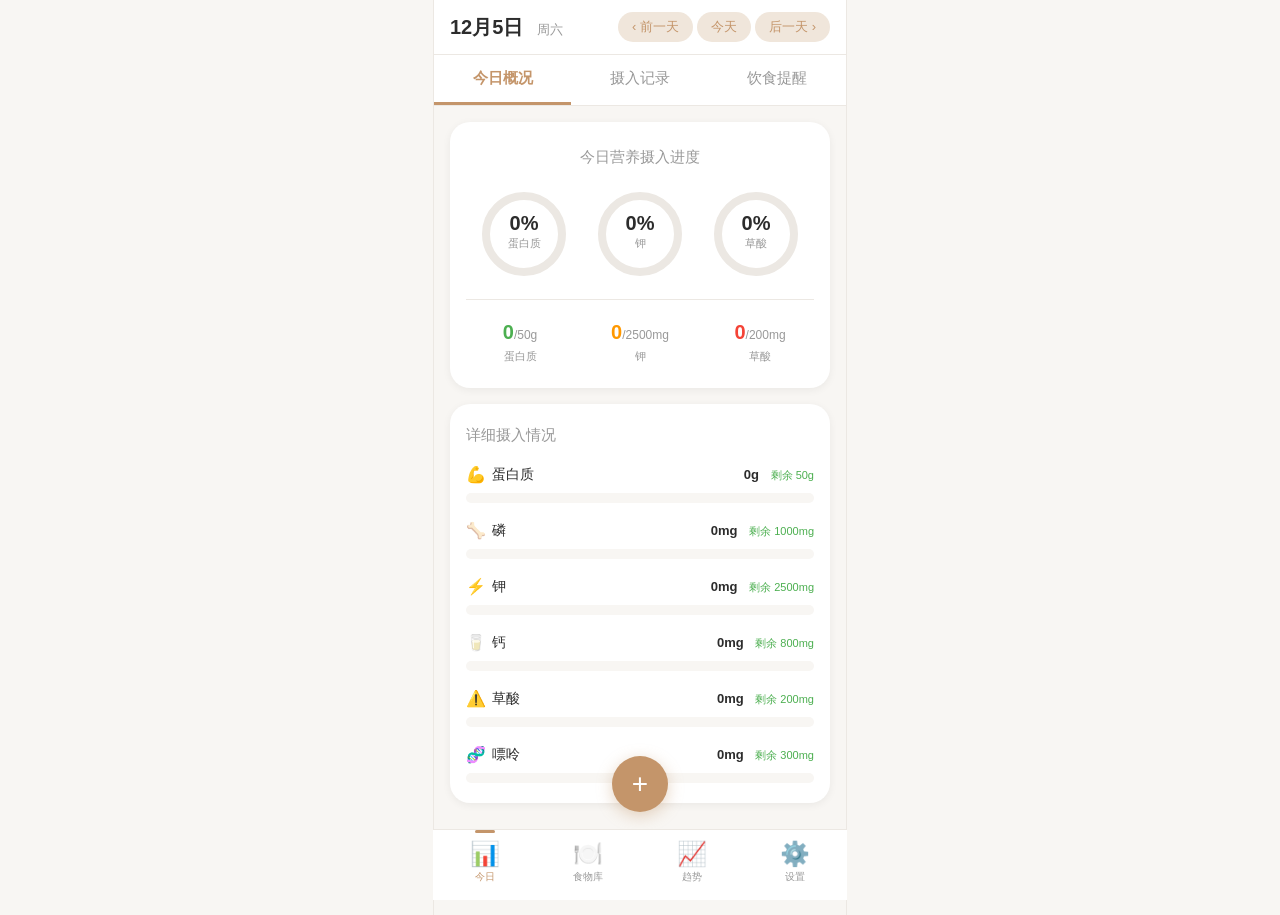
<file: index.html>
<!DOCTYPE html>
<html lang="zh-CN">
<head>
<meta charset="UTF-8">
<meta name="viewport" content="width=device-width, initial-scale=1.0, maximum-scale=1.0, user-scalable=no">
<meta name="theme-color" content="#c4956a">
<link rel="manifest" href="./manifest.json">
<link rel="stylesheet" href="./src/common.css">
<title>母亲膳食管家</title>
<style>
/* 首页特有样式 */
.date-row {
  display: flex;
  align-items: center;
  justify-content: space-between;
}
.date-display {
  font-size: 20px;
  font-weight: 700;
}
.date-display .weekday {
  font-size: 13px;
  color: var(--text-light);
  font-weight: 400;
  margin-left: 8px;
}
.date-nav-btns {
  display: flex;
  gap: 4px;
}
.date-nav-btns button {
  background: var(--primary-light);
  border: none;
  padding: 6px 14px;
  border-radius: 16px;
  font-size: 13px;
  color: var(--primary);
  cursor: pointer;
  font-family: inherit;
}

.dashboard { padding: 16px; }

.core-ring-section {
  background: var(--card);
  border-radius: 20px;
  padding: 24px 16px;
  margin-bottom: 16px;
  box-shadow: var(--shadow);
}
.core-ring-header {
  text-align: center;
  margin-bottom: 20px;
}
.core-ring-header h2 {
  font-size: 15px;
  color: var(--text-light);
  font-weight: 500;
}

.core-rings {
  display: flex;
  justify-content: space-around;
  align-items: center;
}

.ring-container {
  text-align: center;
  position: relative;
}
.ring-svg {
  transform: rotate(-90deg);
  display: block;
  margin: 0 auto;
}
.ring-bg {
  fill: none;
  stroke: var(--border);
  stroke-width: 8;
}
.ring-progress {
  fill: none;
  stroke-width: 8;
  stroke-linecap: round;
  transition: stroke-dashoffset 0.8s ease;
}

.ring-inner-text {
  position: absolute;
  top: 50%;
  left: 50%;
  transform: translate(-50%, -50%);
  margin-top: -2px;
}
.ring-percent {
  font-size: 20px;
  font-weight: 700;
  line-height: 1;
}
.ring-label {
  font-size: 11px;
  color: var(--text-light);
  margin-top: 2px;
}

.key-numbers {
  display: grid;
  grid-template-columns: repeat(3, 1fr);
  gap: 12px;
  margin-top: 20px;
  padding-top: 20px;
  border-top: 1px solid var(--border);
}
.key-number { text-align: center; }
.key-number .value {
  font-size: 20px;
  font-weight: 700;
  line-height: 1.2;
}
.key-number .limit {
  font-size: 12px;
  color: var(--text-light);
  font-weight: 400;
}
.key-number .label {
  font-size: 11px;
  color: var(--text-light);
  margin-top: 4px;
}

.nutrient-bars {
  background: var(--card);
  border-radius: 20px;
  padding: 20px 16px;
  margin-bottom: 16px;
  box-shadow: var(--shadow);
}
.nutrient-bars h3 {
  font-size: 15px;
  margin-bottom: 16px;
  color: var(--text-light);
  font-weight: 500;
}

.bar-item { margin-bottom: 16px; }
.bar-item:last-child { margin-bottom: 0; }

.bar-header {
  display: flex;
  justify-content: space-between;
  align-items: center;
  margin-bottom: 6px;
}
.bar-name {
  display: flex;
  align-items: center;
  gap: 6px;
  font-size: 14px;
  font-weight: 500;
}
.bar-name .icon { font-size: 16px; }
.bar-values {
  font-size: 13px;
  color: var(--text-light);
  text-align: right;
}
.bar-values .current { font-weight: 600; color: var(--text); }
.bar-values .remaining { margin-left: 8px; font-size: 11px; }

.bar-track {
  height: 10px;
  background: var(--bg);
  border-radius: 5px;
  overflow: hidden;
  position: relative;
}
.bar-fill {
  height: 100%;
  border-radius: 5px;
  transition: width 0.6s ease;
  position: relative;
}
.bar-fill.safe { background: linear-gradient(90deg, #81c784, var(--safe)); }
.bar-fill.warning { background: linear-gradient(90deg, #ffb74d, var(--warning)); }
.bar-fill.danger { background: linear-gradient(90deg, #ef5350, var(--danger)); }

.over-limit-badge {
  display: inline-flex;
  align-items: center;
  gap: 4px;
  background: #ffebee;
  color: var(--danger);
  font-size: 11px;
  padding: 2px 8px;
  border-radius: 10px;
  margin-left: 8px;
  font-weight: 500;
}

.tips-card {
  background: linear-gradient(135deg, #fff8e1, #ffecb3);
  border-radius: 20px;
  padding: 16px;
  margin-bottom: 16px;
  box-shadow: var(--shadow);
}
.tips-card h4 {
  font-size: 14px;
  margin-bottom: 10px;
  display: flex;
  align-items: center;
  gap: 6px;
  color: #5d4037;
}
.tip-item {
  font-size: 13px;
  color: #5d4037;
  padding: 8px 0;
  border-bottom: 1px dashed rgba(0,0,0,0.08);
  display: flex;
  align-items: flex-start;
  gap: 8px;
  line-height: 1.5;
}
.tip-item:last-child { border-bottom: none; }
.tip-icon { flex-shrink: 0; font-size: 14px; }

.timeline-section {
  background: var(--card);
  border-radius: 20px;
  padding: 20px 16px;
  box-shadow: var(--shadow);
}
.timeline-section h3 {
  font-size: 15px;
  margin-bottom: 16px;
  display: flex;
  justify-content: space-between;
  align-items: center;
}
.timeline-section .count {
  font-size: 12px;
  color: var(--text-light);
  font-weight: 400;
}

.timeline {
  position: relative;
  padding-left: 28px;
}
.timeline::before {
  content: '';
  position: absolute;
  left: 8px;
  top: 0;
  bottom: 0;
  width: 2px;
  background: var(--border);
}

.timeline-item {
  position: relative;
  padding-bottom: 16px;
}
.timeline-item:last-child { padding-bottom: 0; }

.timeline-dot {
  position: absolute;
  left: -24px;
  top: 2px;
  width: 18px;
  height: 18px;
  border-radius: 50%;
  background: var(--card);
  border: 2px solid var(--primary);
  display: flex;
  align-items: center;
  justify-content: center;
  font-size: 10px;
}
.timeline-dot.danger {
  border-color: var(--danger);
  background: #ffebee;
}

.timeline-content {
  background: var(--bg);
  border-radius: 12px;
  padding: 12px;
}
.timeline-header {
  display: flex;
  justify-content: space-between;
  align-items: center;
  margin-bottom: 6px;
}
.timeline-name { font-weight: 600; font-size: 15px; }
.timeline-meal {
  font-size: 11px;
  color: var(--text-light);
  background: var(--card);
  padding: 2px 8px;
  border-radius: 8px;
}
.timeline-detail {
  font-size: 12px;
  color: var(--text-light);
}
.timeline-nutrients {
  display: flex;
  gap: 6px;
  margin-top: 8px;
  flex-wrap: wrap;
}
.nutrient-pill {
  font-size: 11px;
  padding: 3px 10px;
  border-radius: 12px;
  background: var(--card);
  color: var(--text-light);
}
.nutrient-pill.danger {
  background: #ffebee;
  color: var(--danger);
  font-weight: 500;
}

.timeline-item-actions {
  display: flex;
  gap: 8px;
  margin-top: 8px;
}
.timeline-item-actions button {
  font-size: 12px;
  padding: 6px 12px;
  border-radius: 10px;
  border: none;
  cursor: pointer;
  font-family: inherit;
  background: var(--card);
  color: var(--text-light);
  border: 1px solid var(--border);
}
.timeline-item-actions button.edit-btn {
  background: var(--primary-light);
  color: var(--primary);
  border-color: var(--primary-light);
}
.timeline-item-actions button.delete-btn {
  background: #ffebee;
  color: var(--danger);
  border-color: #ffebee;
}

.modal-overlay {
  position: fixed;
  inset: 0;
  background: rgba(0,0,0,0.4);
  z-index: 150;
  display: flex;
  align-items: flex-end;
  justify-content: center;
  opacity: 0;
  pointer-events: none;
  transition: opacity 0.25s ease;
}
.modal-overlay.show {
  opacity: 1;
  pointer-events: auto;
}
.modal-sheet {
  background: var(--card);
  width: 100%;
  max-width: 414px;
  max-height: 90vh;
  border-radius: 24px 24px 0 0;
  padding: 20px 16px calc(20px + env(safe-area-inset-bottom));
  transform: translateY(100%);
  transition: transform 0.3s ease;
  overflow-y: auto;
}
.modal-overlay.show .modal-sheet {
  transform: translateY(0);
}
.modal-header {
  display: flex;
  justify-content: space-between;
  align-items: center;
  margin-bottom: 16px;
}
.modal-header h3 {
  font-size: 17px;
  font-weight: 600;
}
.modal-close {
  width: 32px;
  height: 32px;
  border-radius: 50%;
  border: none;
  background: var(--bg);
  font-size: 18px;
  cursor: pointer;
}

.edit-form-row {
  margin-bottom: 16px;
}
.edit-form-row label {
  display: block;
  font-size: 13px;
  color: var(--text-light);
  margin-bottom: 6px;
}
.meal-selector {
  display: grid;
  grid-template-columns: repeat(4, 1fr);
  gap: 8px;
}
.meal-option {
  text-align: center;
  padding: 10px 4px;
  border-radius: 12px;
  border: 1px solid var(--border);
  background: var(--bg);
  font-size: 12px;
  cursor: pointer;
}
.meal-option.selected {
  background: var(--primary);
  color: white;
  border-color: var(--primary);
}
.meal-option .emoji { display: block; font-size: 18px; margin-bottom: 2px; }

.edit-quantity {
  display: flex;
  align-items: center;
  justify-content: center;
  gap: 16px;
}
.edit-qty-btn {
  width: 44px;
  height: 44px;
  border-radius: 50%;
  border: none;
  background: var(--bg);
  font-size: 22px;
  cursor: pointer;
}
.edit-qty-value {
  font-size: 28px;
  font-weight: 700;
  min-width: 80px;
  text-align: center;
}
.edit-unit-selector {
  display: flex;
  gap: 8px;
  flex-wrap: wrap;
}
.edit-unit-btn {
  padding: 8px 14px;
  border-radius: 12px;
  border: 1px solid var(--border);
  background: var(--bg);
  font-size: 14px;
  cursor: pointer;
}
.edit-unit-btn.selected {
  background: var(--primary);
  color: white;
  border-color: var(--primary);
}
.edit-grams-field {
  display: flex;
  align-items: center;
  gap: 8px;
  background: var(--bg);
  border-radius: 12px;
  padding: 10px 12px;
  border: 1px solid var(--border);
}
.edit-grams-field input {
  flex: 1;
  border: none;
  background: transparent;
  font-size: 18px;
  font-weight: 600;
  color: var(--text);
  font-family: inherit;
  outline: none;
}
.edit-grams-suffix {
  color: var(--text-light);
  font-weight: 500;
}

.modal-actions {
  display: flex;
  gap: 12px;
  margin-top: 20px;
}
.modal-actions button {
  flex: 1;
  padding: 14px;
  border-radius: 14px;
  border: none;
  font-size: 16px;
  font-weight: 600;
  cursor: pointer;
  font-family: inherit;
}
.modal-actions .btn-save { background: var(--primary); color: white; }
.modal-actions .btn-delete { background: #ffebee; color: var(--danger); }

.fab {
  position: fixed;
  bottom: 88px;
  right: 20px;
  width: 56px;
  height: 56px;
  border-radius: 50%;
  background: var(--primary);
  color: white;
  border: none;
  font-size: 28px;
  box-shadow: 0 4px 16px rgba(196, 149, 106, 0.4);
  cursor: pointer;
  z-index: 100;
  display: flex;
  align-items: center;
  justify-content: center;
  transition: transform 0.2s;
}
.fab:active { transform: scale(0.95); }

@media (min-width: 768px) {
  .fab {
    max-width: 414px;
    left: 50%;
    transform: translateX(-50%);
  }
}
.view-tabs {
  display: flex;
  background: var(--card);
  border-bottom: 1px solid var(--border);
}
.view-tab {
  flex: 1;
  padding: 14px 0;
  border: none;
  background: none;
  font-size: 15px;
  font-weight: 500;
  color: var(--text-light);
  cursor: pointer;
  font-family: inherit;
  border-bottom: 3px solid transparent;
  transition: all 0.2s;
}
.view-tab.active {
  color: var(--primary);
  border-bottom-color: var(--primary);
  font-weight: 600;
}
</style>
</head>
<body>

<!-- 头部 -->
<div class="header">
  <div class="date-row">
    <div class="date-display" id="dateDisplay">6月28日 <span class="weekday">周六</span></div>
    <div class="date-nav-btns">
      <button onclick="changeDate(-1)">‹ 前一天</button>
      <button onclick="goToday()">今天</button>
      <button onclick="changeDate(1)">后一天 ›</button>
    </div>
  </div>
</div>

<!-- 视图切换标签 -->
<div class="view-tabs">
  <button class="view-tab active" data-view="overview" onclick="switchView('overview')">今日概况</button>
  <button class="view-tab" data-view="records" onclick="switchView('records')">摄入记录</button>
  <button class="view-tab" data-view="tips" onclick="switchView('tips')">饮食提醒</button>
</div>

<!-- 仪表盘主体 -->
<div class="dashboard" id="dashboard">
  <!-- 内容由 JS 渲染 -->
</div>

<!-- 添加按钮 -->
<button class="fab" onclick="addFood()">+</button>

<!-- 底部导航 -->
<div class="tab-bar">
  <button class="tab-item active" onclick="goPage('index.html')">
    <span class="icon">📊</span>
    今日
  </button>
  <button class="tab-item" onclick="goPage('foods.html')">
    <span class="icon">🍽️</span>
    食物库
  </button>
  <button class="tab-item" onclick="goPage('stats.html')">
    <span class="icon">📈</span>
    趋势
  </button>
  <button class="tab-item" onclick="goPage('settings.html')">
    <span class="icon">⚙️</span>
    设置
  </button>
</div>

<!-- 编辑摄入记录弹窗 -->
<div class="modal-overlay" id="editModal">
  <div class="modal-sheet">
    <div class="modal-header">
      <h3>编辑摄入记录</h3>
      <button class="modal-close" onclick="closeEditModal()">×</button>
    </div>

    <div class="edit-form-row">
      <div id="editFoodName" style="font-size:18px;font-weight:700;text-align:center;padding:8px 0;">-</div>
    </div>

    <div class="edit-form-row">
      <label>餐次</label>
      <div class="meal-selector" id="editMealSelector"></div>
    </div>

    <div class="edit-form-row">
      <label>数量</label>
      <div class="edit-quantity">
        <button class="edit-qty-btn" onclick="editChangeQty(-1)">−</button>
        <div class="edit-qty-value" id="editQtyValue">1</div>
        <button class="edit-qty-btn" onclick="editChangeQty(1)">+</button>
      </div>
    </div>

    <div class="edit-form-row">
      <label>单位</label>
      <div class="edit-unit-selector" id="editUnitSelector"></div>
    </div>

    <div class="edit-form-row">
      <label for="editGramsInput">具体克数</label>
      <div class="edit-grams-field">
        <input type="number" id="editGramsInput" min="1" step="1" inputmode="numeric" oninput="onEditGramsInput(this)">
        <span class="edit-grams-suffix">g</span>
      </div>
    </div>

    <div class="modal-actions">
      <button class="btn-delete" onclick="deleteEditIntake()">删除</button>
      <button class="btn-save" onclick="saveEditIntake()">保存</button>
    </div>
  </div>
</div>

<script src="./src/db.js" defer></script>
<script src="./src/foods_data.js" defer></script>
<script src="./src/common.js" defer></script>
<script src="./src/data-service.js" defer></script>
<script>
let escapeHtml, formatLocalDate, formatDisplayDate, getMealName, getMealTime, getNutrientConfig, getStatusClass, goPage;
let DataService;

let currentDate = new Date();
let currentMealFilter = 'all';
let currentView = 'overview';
let currentLimits = {};
let nutrientConfig = {};

let editingIntake = null;
let editingUnits = [];
let editingQty = 1;
let editingUnit = null;
let editingMeal = null;

function changeDate(delta) {
  currentDate.setDate(currentDate.getDate() + delta);
  render();
}

function goToday() {
  currentDate = new Date();
  render();
}

function switchView(view) {
  currentView = view;
  document.querySelectorAll('.view-tab').forEach(t => {
    t.classList.toggle('active', t.dataset.view === view);
  });
  render();
}

function selectMealFilter(el) {
  document.querySelectorAll('.category-pill').forEach(c => c.classList.remove('active'));
  el.classList.add('active');
  currentMealFilter = el.dataset.meal;
  render();
}

function addFood() {
  goPage('add.html');
}

async function render() {
  const dateStr = formatLocalDate(currentDate);
  document.getElementById('dateDisplay').innerHTML = formatDisplayDate(currentDate);

  currentLimits = await DataService.getUserLimits();
  nutrientConfig = getNutrientConfig(currentLimits);

  const allIntakes = await DataService.getDailyIntakes(dateStr);
  const dailyTotals = await DataService.getDailyTotals(dateStr);

  // 按餐次分组
  const mealsMap = {};
  for (const intake of allIntakes) {
    if (!mealsMap[intake.meal]) {
      mealsMap[intake.meal] = { meal: intake.meal, items: [], nutrients: {} };
    }
    mealsMap[intake.meal].items.push(intake);
    const n = intake.nutrients || {};
    const m = mealsMap[intake.meal].nutrients;
    m.protein = (m.protein || 0) + (n.protein || 0);
    m.potassium = (m.potassium || 0) + (n.potassium || 0);
    m.phosphorus = (m.phosphorus || 0) + (n.phosphorus || 0);
    m.calcium = (m.calcium || 0) + (n.calcium || 0);
    m.oxalate = (m.oxalate || 0) + (n.oxalate || 0);
    m.purine = (m.purine || 0) + (n.purine || 0);
  }

  let intakes = Object.values(mealsMap).sort((a, b) => getMealTime(a.meal).localeCompare(getMealTime(b.meal)));

  let totals = dailyTotals;
  if (currentMealFilter !== 'all') {
    intakes = intakes.filter(item => item.meal === currentMealFilter);
    totals = {
      protein_g: 0, phosphorus_mg: 0, potassium_mg: 0, calcium_mg: 0, oxalate_mg: 0, purine_mg: 0
    };
    for (const item of intakes) {
      totals.protein_g += item.nutrients.protein || 0;
      totals.phosphorus_mg += item.nutrients.phosphorus || 0;
      totals.potassium_mg += item.nutrients.potassium || 0;
      totals.calcium_mg += item.nutrients.calcium || 0;
      totals.oxalate_mg += item.nutrients.oxalate || 0;
      totals.purine_mg += item.nutrients.purine || 0;
    }
  }

  const container = document.getElementById('dashboard');

  // 空状态
  if (allIntakes.length === 0 && currentView !== 'overview') {
    const emptyMsgs = {
      overview: '今日尚未记录饮食',
      records: '今日尚未记录饮食',
      tips: '今天还没有记录，添加一些食物查看建议'
    };
    container.innerHTML = `
      <div class="empty-state">
        <div class="icon">🍽️</div>
        <p>${emptyMsgs[currentView] || '今日尚未记录饮食'}</p>
        <p style="font-size:13px;margin-top:8px">点击右下角 + 添加</p>
      </div>
    `;
    return;
  }

  if (currentView === 'overview') {
    renderOverview(container, totals);
  } else if (currentView === 'records') {
    renderRecords(container, intakes);
  } else if (currentView === 'tips') {
    renderTips(container, totals);
  }
}

function renderOverview(container, totals) {
  const getStatus = (val, limit) => getStatusClass(val, limit);
  const r = 38;
  const circumference = 2 * Math.PI * r;
  const getOffset = (val, limit) => {
    const pct = Math.min(val / limit, 1);
    return circumference * (1 - pct);
  };
  const coreKeys = ['protein', 'potassium', 'oxalate'];

  let html = `
    <div class="core-ring-section">
      <div class="core-ring-header">
        <h2>今日营养摄入进度</h2>
      </div>
      <div class="core-rings">
  `;

  for (const key of coreKeys) {
    const config = nutrientConfig[key];
    const val = key === 'protein' ? totals.protein_g : totals[key + '_mg'];
    const status = getStatus(val, config.limit);
    const pct = Math.round((val / config.limit) * 100);
    const offset = getOffset(val, config.limit);
    const isOver = val > config.limit;

    html += `
      <div class="ring-container">
        <svg class="ring-svg" width="90" height="90" viewBox="0 0 90 90">
          <circle class="ring-bg" cx="45" cy="45" r="${r}"></circle>
          <circle class="ring-progress" cx="45" cy="45" r="${r}" style="stroke:var(--n-${key})"
           stroke-dasharray="${circumference.toFixed(1)}"
           stroke-dashoffset="${offset.toFixed(1)}"></circle>
        </svg>
        <div class="ring-inner-text">
          <div class="ring-percent" style="color: ${isOver ? 'var(--danger)' : ''}">
            ${isOver ? '🔴' : pct + '%'}
          </div>
          <div class="ring-label">${escapeHtml(config.name)}</div>
        </div>
      </div>
    `;
  }

  html += `</div>
    <div class="key-numbers">
  `;

  for (const key of coreKeys) {
    const config = nutrientConfig[key];
    const val = key === 'protein' ? totals.protein_g : totals[key + '_mg'];
    const status = getStatus(val, config.limit);
    html += `
      <div class="key-number">
       <div class="value ${status}">
          <span style="color:var(--n-${key})">${Math.round(val)}</span><span class="limit">/${config.limit}${config.unit}</span>
       </div>
        <div class="label">${escapeHtml(config.name)} ${status === 'danger' ? '🔴' : status === 'warning' ? '⚠️' : ''}</div>
      </div>
    `;
  }

  html += `</div></div>`;

  // 详细营养素条
  const getRemaining = (val, limit) => {
    const rem = limit - val;
    if (rem < 0) return `已超 ${Math.abs(Math.round(rem))}`;
    return `剩余 ${Math.round(rem)}`;
  };

  html += `<div class="nutrient-bars"><h3>详细摄入情况</h3>`;

  const barKeys = ['protein', 'phosphorus', 'potassium', 'calcium', 'oxalate', 'purine'];
  for (const key of barKeys) {
    const config = nutrientConfig[key];
    const val = key === 'protein' ? totals.protein_g : totals[key + '_mg'];
    const status = getStatus(val, config.limit);
    const pct = Math.min((val / config.limit) * 100, 100);
    const remaining = getRemaining(val, config.limit);
    const isOver = val > config.limit;

    html += `
      <div class="bar-item">
        <div class="bar-header">
          <span class="bar-name">
            <span class="icon">${escapeHtml(config.icon)}</span> ${escapeHtml(config.name)}
          </span>
          <span class="bar-values">
            <span class="current">${Math.round(val)}${escapeHtml(config.unit)}</span>
            <span class="remaining ${status}">${remaining}${escapeHtml(config.unit)}</span>
            ${isOver ? '<span class="over-limit-badge">🔴 超标</span>' : ''}
          </span>
        </div>
        <div class="bar-track">
          <div class="bar-fill" style="width:${pct}%;background:var(--n-${key})"></div>
        </div>
      </div>
    `;
  }

  html += `</div>`;

  container.innerHTML = html;

  setTimeout(() => {
    document.querySelectorAll('.ring-progress').forEach(ring => {
      ring.style.strokeDashoffset = ring.getAttribute('stroke-dashoffset');
    });
  }, 100);
}

function renderRecords(container, intakes) {
  const mealIcons = { breakfast: '🌅', lunch: '☀️', dinner: '🌙', snack: '🍪' };

  let html = '';
  // 餐次筛选
  const meals = ['all', 'breakfast', 'lunch', 'dinner', 'snack'];
  const mealNames = { all: '全部', breakfast: '🌅 早餐', lunch: '☀️ 午餐', dinner: '🌙 晚餐', snack: '🍪 加餐' };
  html += '<div class="category-scroll" id="mealFilterBar">';
  for (const m of meals) {
    html += `<div class="category-pill ${currentMealFilter === m ? 'active' : ''}" data-meal="${m}" onclick="selectMealFilter(this)">${mealNames[m]}</div>`;
  }
  html += '</div>';

  if (intakes.length === 0) {
    html += `
      <div class="empty-state">
        <div class="icon">📋</div>
        <p>${currentMealFilter === 'all' ? '今日尚未记录饮食' : '该餐次暂无记录'}</p>
        <p style="font-size:13px;margin-top:8px">点击右下角 + 添加</p>
      </div>
    `;
    container.innerHTML = html;
    return;
  }

  html += `
    <div class="timeline-section">
      <h3>今日摄入记录 <span class="count">${intakes.reduce((sum, i) => sum + i.items.length, 0)} 条</span></h3>
      <div class="timeline">
  `;

  for (const item of intakes) {
    const hasDanger = (item.nutrients.oxalate || 0) > 50 || (item.nutrients.purine || 0) > 100;
    const mealName = escapeHtml(getMealName(item.meal));
    const mealIcon = escapeHtml(mealIcons[item.meal] || '•');

    const pills = [
      ['protein', item.nutrients.protein || 0],
      ['potassium', item.nutrients.potassium || 0],
      ['oxalate', item.nutrients.oxalate || 0],
      ['purine', item.nutrients.purine || 0],
      ['phosphorus', item.nutrients.phosphorus || 0],
      ['calcium', item.nutrients.calcium || 0]
    ].filter(([_, v]) => v > 0);

    const itemsHtml = item.items.map(i => `
      <div class="timeline-detail" style="display:flex;justify-content:space-between;align-items:center;padding:6px 0;border-bottom:1px dashed var(--border);">
        <span>${escapeHtml(i.food_name)} ${escapeHtml(String(i.quantity))}${escapeHtml(i.unit)}（约${Math.round(i.actual_grams)}g）</span>
        <div class="timeline-item-actions">
          <button class="edit-btn" onclick="openEditModal(${i.id})">编辑</button>
          <button class="delete-btn" onclick="deleteIntake(${i.id})">删除</button>
        </div>
      </div>
    `).join('');

    html += `
      <div class="timeline-item">
        <div class="timeline-dot ${hasDanger ? 'danger' : ''}">${mealIcon}</div>
        <div class="timeline-content">
          <div class="timeline-header">
            <span class="timeline-name">${mealName}</span>
            <span class="timeline-meal">${escapeHtml(getMealTime(item.meal))}</span>
          </div>
          ${itemsHtml}
          <div class="timeline-nutrients">
            ${pills.map(([k, v]) => {
              const cfg = nutrientConfig[k];
              if (!cfg) return '';
              const isHigh = (k === 'oxalate' && v > 50) || (k === 'purine' && v > 100);
              return `<span class="nutrient-pill ${isHigh ? 'danger' : ''}">${escapeHtml(cfg.name)} ${Math.round(v)}${escapeHtml(cfg.unit)}</span>`;
            }).join('')}
          </div>
        </div>
      </div>
    `;
  }

  html += `</div></div>`;
  container.innerHTML = html;
}

function renderTips(container, totals) {
  const warnings = [];
  if (totals.oxalate_mg > currentLimits.oxalate) warnings.push({ icon: '🚰', text: '草酸已超标，建议今日多喝水（>2000ml），帮助排出草酸盐' });
  else if (totals.oxalate_mg > currentLimits.oxalate * 0.8) warnings.push({ icon: '⚠️', text: '草酸接近限值，注意控制高草酸蔬菜' });
  if (totals.potassium_mg > currentLimits.potassium * 0.8) warnings.push({ icon: '⚡', text: '钾摄入接近限值，晚餐避免香蕉、土豆等高钾食物' });
  if (totals.purine_mg > currentLimits.purine * 0.8) warnings.push({ icon: '🧬', text: '嘌呤摄入较高，建议减少肉类和海鲜摄入' });
  if (totals.protein_g > currentLimits.protein * 0.8) warnings.push({ icon: '💪', text: '蛋白质接近限值，下一餐选择低蛋白主食和蔬菜' });

  if (warnings.length === 0) {
    warnings.push({ icon: '✅', text: '目前各项营养指标均在安全范围内，继续保持！' });
  }

  container.innerHTML = `
    <div class="tips-card">
      <h4>💡 今日饮食建议</h4>
      ${warnings.map(w => `
        <div class="tip-item">
          <span class="tip-icon">${escapeHtml(w.icon)}</span>
          <span>${escapeHtml(w.text)}</span>
        </div>
      `).join('')}
    </div>
  `;
}
async function openEditModal(id) {
  const db = await window.getDB();
  const intake = await db.getIntakeById(id);
  if (!intake) return;

  editingIntake = intake;
  editingMeal = intake.meal;
  editingQty = Number(intake.quantity) || 1;
  editingUnit = { name: intake.unit, weight: Number(intake.unit_weight_g) || 1 };
  editingUnits = await DataService.getFoodUnits(intake.food_id);
  if (!editingUnits.some(u => u.name === intake.unit)) {
    editingUnits = editingUnits.concat([{ name: intake.unit, weight_g: Number(intake.unit_weight_g) || 1, description: '历史单位' }]);
  }

  document.getElementById('editFoodName').textContent = intake.food_name;
  renderEditMealSelector();
  renderEditUnitSelector();
  updateEditDisplay();

  const modal = document.getElementById('editModal');
  modal.classList.add('show');
}

function closeEditModal() {
  document.getElementById('editModal').classList.remove('show');
  editingIntake = null;
  editingUnits = [];
}

function renderEditMealSelector() {
  const meals = [
    { id: 'breakfast', name: '早餐', icon: '🌅' },
    { id: 'lunch', name: '午餐', icon: '☀️' },
    { id: 'dinner', name: '晚餐', icon: '🌙' },
    { id: 'snack', name: '加餐', icon: '🍪' }
  ];
  document.getElementById('editMealSelector').innerHTML = meals.map(m => `
    <div class="meal-option ${editingMeal === m.id ? 'selected' : ''}" data-meal="${m.id}" onclick="selectEditMeal('${m.id}')">
      <span class="emoji">${m.icon}</span>
      ${m.name}
    </div>
  `).join('');
}

function selectEditMeal(meal) {
  editingMeal = meal;
  renderEditMealSelector();
}

function renderEditUnitSelector() {
  document.getElementById('editUnitSelector').innerHTML = editingUnits.map(u => `
    <button class="edit-unit-btn ${editingUnit && editingUnit.name === u.name ? 'selected' : ''}" data-name="${escapeHtml(u.name)}" data-weight="${u.weight_g}" onclick="selectEditUnit(this)">
      ${escapeHtml(u.name)} (${escapeHtml(u.description || u.weight_g + 'g')})
    </button>
  `).join('') + `
    <button class="edit-unit-btn ${editingUnit && editingUnit.name === 'g' ? 'selected' : ''}" data-name="g" data-weight="1" onclick="selectEditUnit(this)">克 (g)</button>
  `;
}

function selectEditUnit(el) {
  editingUnit = { name: el.dataset.name, weight: Number(el.dataset.weight) };
  renderEditUnitSelector();
  updateEditDisplay();
}

function editChangeQty(delta) {
  editingQty = Math.max(0.5, editingQty + delta);
  updateEditDisplay();
}

function onEditGramsInput(input) {
  const grams = Number(input.value);
  if (!Number.isFinite(grams) || grams <= 0) return;
  editingQty = Math.max(0.5, grams / editingUnit.weight);
  updateEditDisplay(false);
}

function updateEditDisplay(updateGrams = true) {
  document.getElementById('editQtyValue').textContent = editingQty;
  const grams = Math.round(editingQty * editingUnit.weight);
  const gramsInput = document.getElementById('editGramsInput');
  if (updateGrams && gramsInput) gramsInput.value = grams;
}

async function saveEditIntake() {
  if (!editingIntake) return;
  const weight = editingQty * editingUnit.weight;
  await DataService.updateIntake(editingIntake.id, {
    quantity: editingQty,
    unit: editingUnit.name,
    weight,
    meal: editingMeal
  });
  closeEditModal();
  await render();
}

async function deleteEditIntake() {
  if (!editingIntake) return;
  if (!confirm(`确定删除 ${editingIntake.food_name} 这条记录吗？`)) return;
  await DataService.deleteIntake(editingIntake.id);
  closeEditModal();
  await render();
}

async function deleteIntake(id) {
  if (!confirm('确定删除这条记录吗？')) return;
  await DataService.deleteIntake(id);
  await render();
}

async function init() {
  ({ escapeHtml, formatLocalDate, formatDisplayDate, getMealName, getMealTime, getNutrientConfig, getStatusClass, goPage } = window.App || {});
  DataService = window.DataService;
  await window.App.initApp();
  switchView('overview');
}

// 从其他页面返回时刷新
window.addEventListener('pageshow', (event) => {
  if (event.persisted) {
    render();
  }
});

document.addEventListener('DOMContentLoaded', init);
</script>

</body>
</html>
</file>
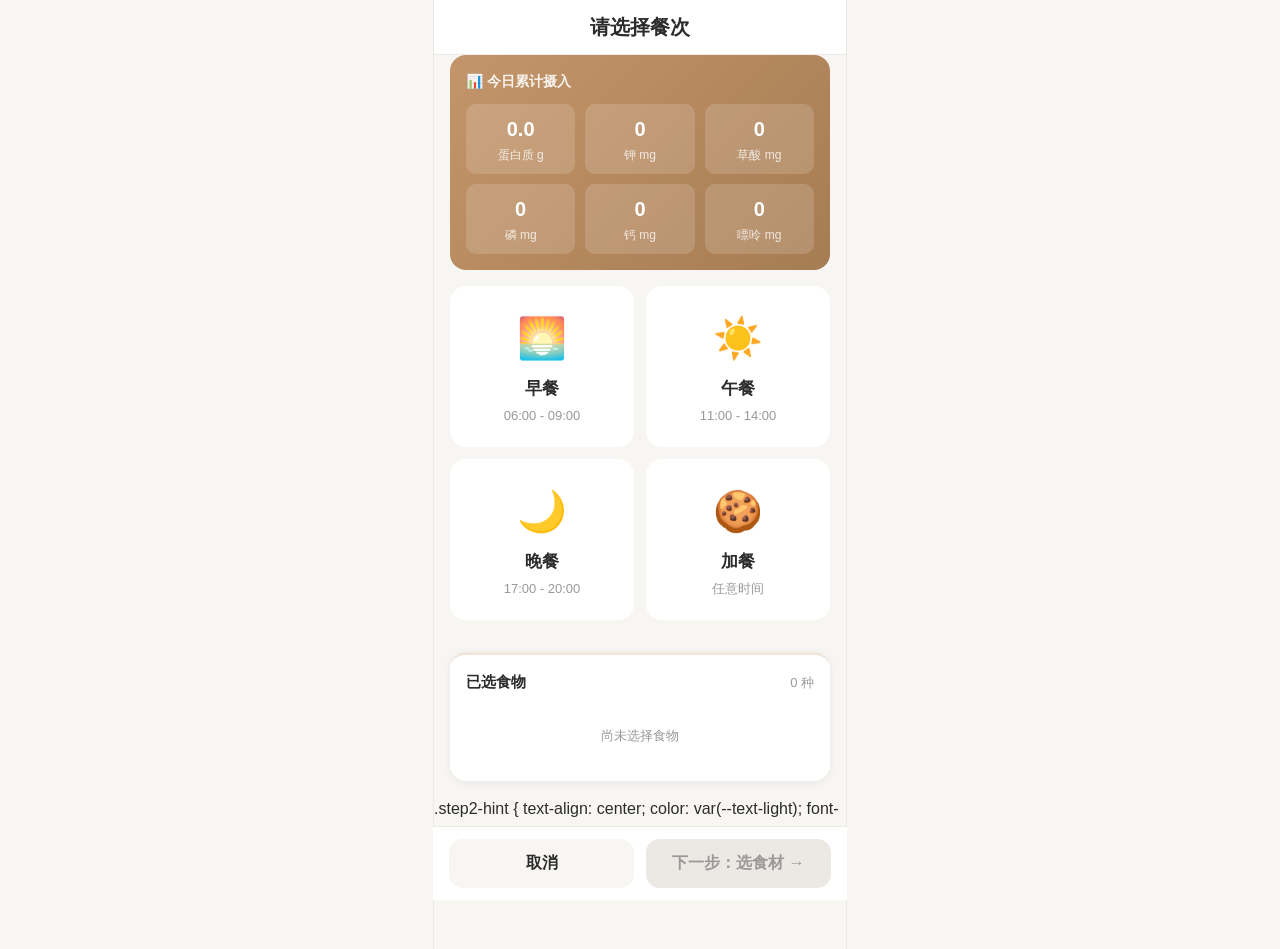
<file: add.html>
<!DOCTYPE html>
<html lang="zh-CN">
<head>
<meta charset="UTF-8">
<meta name="viewport" content="width=device-width, initial-scale=1.0, maximum-scale=1.0, user-scalable=no">
<meta name="theme-color" content="#c4956a">
<link rel="manifest" href="./manifest.json">
<link rel="stylesheet" href="./src/common.css">
<title>母亲膳食管家 - 添加摄入</title>
<style>
/* 添加页特有样式 */


.content { padding: 0 16px 16px; }

.cumulative-banner {
  background: linear-gradient(135deg, var(--primary), var(--primary-dark));
  color: white;
  border-radius: 16px;
  padding: 16px;
  margin: 0 16px 16px;
}
.cumulative-banner h3 {
  font-size: 14px;
  opacity: 0.9;
  margin-bottom: 12px;
}
.cumulative-grid {
  display: grid;
  grid-template-columns: repeat(3, 1fr);
  gap: 10px;
}
.cumulative-item {
  text-align: center;
  background: rgba(255,255,255,0.15);
  border-radius: 10px;
  padding: 10px;
}
.cumulative-item .value { font-size: 20px; font-weight: 700; }
.cumulative-item .label { font-size: 12px; opacity: 0.8; margin-top: 2px; }

.selected-foods {
  background: var(--card);
  border-radius: 16px;
  padding: 16px;
  margin: 0 16px 16px;
  box-shadow: var(--shadow);
  border-top: 3px solid var(--primary-light);
}
.selected-foods h3 {
  font-size: 15px;
  margin-bottom: 12px;
  display: flex;
  justify-content: space-between;
  align-items: center;
}
.selected-food-item {
  display: flex;
  align-items: center;
  gap: 10px;
  padding: 10px 0;
  border-bottom: 1px solid var(--border);
}
.selected-food-item:last-child { border-bottom: none; }
.selected-food-item .emoji { font-size: 24px; }
.selected-food-info { flex: 1; }
.selected-food-name { font-size: 14px; font-weight: 600; }
.selected-food-detail { font-size: 12px; color: var(--text-light); }
.selected-food-delete {
  width: 36px;
  height: 36px;
  border-radius: 50%;
  border: none;
  background: #ffebee;
  color: var(--danger);
  font-size: 20px;
  cursor: pointer;
  display: flex;
  align-items: center;
  justify-content: center;
}

.meal-grid {
  display: grid;
  grid-template-columns: repeat(2, 1fr);
  gap: 12px;
  margin-bottom: 16px;
}
.header-title {
  text-align: center;
  font-size: 20px;
  font-weight: 700;
}

.meal-card {
  background: var(--card);
  border-radius: 16px;
  padding: 20px 16px;
  text-align: center;
  cursor: pointer;
  border: 2px solid transparent;
  transition: all 0.2s;
}
.meal-card .emoji { font-size: 40px; margin-bottom: 8px; display: block; }
.meal-card .name { font-size: 17px; font-weight: 600; }
.meal-card .time { font-size: 13px; color: var(--text-light); margin-top: 4px; }
.meal-card.selected {
  border-color: var(--primary);
  background: var(--primary-light);
}

.category-grid {
  display: grid;
  grid-template-columns: repeat(3, 1fr);
  gap: 10px;
  margin-bottom: 16px;
}
.category-card {
  background: var(--card);
  border-radius: 14px;
  padding: 16px 8px;
  text-align: center;
  cursor: pointer;
  border: 2px solid transparent;
  transition: all 0.2s;
}
.category-card .emoji { font-size: 32px; margin-bottom: 6px; display: block; }
.category-card .name { font-size: 14px; }
.category-card.selected {
  border-color: var(--primary);
  background: var(--primary-light);
}

.food-select-list {
  background: var(--card);
  border-radius: 16px;
  overflow: hidden;
}
.food-select-item {
  display: flex;
  align-items: center;
  padding: 16px;
  border-bottom: 1px solid var(--border);
  cursor: pointer;
  gap: 14px;
}
.food-select-item:last-child { border-bottom: none; }
.food-select-item.selected { background: var(--primary-light); }
.food-select-item .emoji { font-size: 32px; }
.food-select-info { flex: 1; }
.food-select-name { font-size: 16px; font-weight: 600; }
.food-select-meta { font-size: 13px; color: var(--text-light); margin-top: 2px; }
.food-select-check {
  width: 24px;
  height: 24px;
  border-radius: 50%;
  border: 2px solid var(--border);
  display: flex;
  align-items: center;
  justify-content: center;
  font-size: 14px;
  color: transparent;
}
.food-select-item.selected .food-select-check {
  background: var(--primary);
  border-color: var(--primary);
  color: white;
}

.quantity-section {
  background: var(--card);
  border-radius: 16px;
  padding: 20px 16px;
  margin-bottom: 16px;
}
.quantity-display { text-align: center; margin-bottom: 20px; }
.quantity-display .food-name { font-size: 18px; font-weight: 700; margin-bottom: 8px; }
.amount-row {
  display: inline-flex;
  align-items: baseline;
  justify-content: center;
  gap: 6px;
  flex-wrap: wrap;
}
.quantity-display .amount { font-size: 48px; font-weight: 700; color: var(--primary); line-height: 1; }
.quantity-display .unit-label { font-size: 14px; color: var(--text-light); }
.quantity-display .weight-est { font-size: 13px; color: var(--text-light); }

.quantity-controls {
  display: flex;
  align-items: center;
  justify-content: center;
  gap: 20px;
  margin-bottom: 20px;
}
.qty-btn {
  width: 56px;
  height: 56px;
  border-radius: 50%;
  border: none;
  background: var(--bg);
  font-size: 28px;
  cursor: pointer;
  display: flex;
  align-items: center;
  justify-content: center;
  transition: all 0.2s;
}
.qty-btn:active { background: var(--primary-light); transform: scale(0.95); }

.unit-selector {
  display: flex;
  gap: 8px;
  flex-wrap: wrap;
  justify-content: center;
}
.unit-btn {
  padding: 8px 16px;
  border-radius: 12px;
  border: 1px solid var(--border);
  background: var(--bg);
  font-size: 14px;
  cursor: pointer;
  font-family: inherit;
  transition: all 0.2s;
}
.unit-btn.selected {
  background: var(--primary);
  color: white;
  border-color: var(--primary);
}

.grams-input-row {
  margin-top: 16px;
  text-align: left;
}
.grams-input-row label {
  display: block;
  font-size: 13px;
  color: var(--text-light);
  margin-bottom: 6px;
}
.grams-field {
  display: flex;
  align-items: center;
  gap: 8px;
  background: var(--bg);
  border-radius: 12px;
  padding: 10px 12px;
  border: 1px solid var(--border);
}
.grams-field input {
  flex: 1;
  border: none;
  background: transparent;
  font-size: 18px;
  font-weight: 600;
  color: var(--text);
  font-family: inherit;
  outline: none;
  -moz-appearance: textfield;
}
.grams-field input::-webkit-outer-spin-button,
.grams-field input::-webkit-inner-spin-button {
  -webkit-appearance: none;
  margin: 0;
}
.grams-suffix {
  font-size: 16px;
  color: var(--text-light);
  font-weight: 500;
}

.nutrient-preview {
  background: var(--card);
  border-radius: 16px;
  padding: 16px;
  margin-top: 16px;
  border: 1px solid var(--border);
}
.nutrient-preview h4 {
  font-size: 14px;
  color: var(--text);
  margin-bottom: 12px;
  display: flex;
  align-items: center;
  gap: 6px;
}
.preview-grid {
  display: grid;
  grid-template-columns: repeat(3, 1fr);
  gap: 10px;
}
.preview-item {
  text-align: center;
  padding: 10px 6px;
  background: var(--bg);
  border-radius: 12px;
  position: relative;
  border-left: 3px solid transparent;
}
.preview-item.key {
  border-left-color: var(--primary);
  background: #fffbf5;
}
.preview-item .value { font-size: 20px; font-weight: 800; }
.preview-item .label {
  font-size: 12px;
  color: var(--text-light);
  margin-top: 4px;
  display: flex;
  align-items: center;
  justify-content: center;
  gap: 4px;
  flex-wrap: wrap;
}
.preview-item.warning {
  background: #fff8e1;
  border-left-color: var(--warning);
}
.preview-item.warning .value { color: var(--warning); }
.preview-item.danger {
  background: #ffebee;
  border-left-color: var(--danger);
}
.preview-item.danger .value { color: var(--danger); }
.preview-item .pct {
  font-size: 10px;
  color: var(--text-light);
  margin-top: 2px;
}
.nutrient-badge {
  display: inline-block;
  font-size: 10px;
  font-weight: 600;
  padding: 1px 5px;
  border-radius: 8px;
  line-height: 1.3;
}
.nutrient-badge.warning {
  background: var(--warning);
  color: #fff;
}
.nutrient-badge.danger {
  background: var(--danger);
  color: #fff;
}

.cumulative-item .value { transition: color 0.2s; }
.cumulative-item.warning .value { color: #ffcc80; }
.cumulative-item.danger .value { color: #ffcdd2; }

.action-bar {
  position: fixed;
  bottom: 0;
  left: 0;
  right: 0;
  background: var(--card);
  border-top: 1px solid var(--border);
  padding: 12px 16px;
  padding-bottom: calc(12px + env(safe-area-inset-bottom));
  display: flex;
  gap: 12px;
  z-index: 100;
}
.action-bar button {
  flex: 1;
  padding: 14px;
  border-radius: 14px;
  border: none;
  font-size: 16px;
  font-weight: 600;
  cursor: pointer;
  font-family: inherit;
  transition: all 0.2s;
}
.btn-secondary { background: var(--bg); color: var(--text); }
.btn-primary { background: var(--primary); color: white; }
.btn-primary:active { transform: scale(0.98); background: var(--primary-dark); }
.btn-primary:disabled {
  background: var(--border);
  color: var(--text-light);
  cursor: not-allowed;
}

.hidden { display: none !important; }

.toast {
  position: fixed;
  top: 50%;
  left: 50%;
  transform: translate(-50%, -50%) scale(0.95);
  background: rgba(44, 44, 44, 0.92);
  color: white;
  padding: 18px 28px;
  border-radius: 16px;
  font-size: 15px;
  font-weight: 500;
  z-index: 200;
  opacity: 0;
  pointer-events: none;
  transition: opacity 0.25s ease, transform 0.25s ease;
  text-align: center;
  max-width: 280px;
  line-height: 1.5;
}
.toast.show {
  opacity: 1;
  transform: translate(-50%, -50%) scale(1);
}

.source-tabs {
  display: flex;
  gap: 10px;
  margin-bottom: 16px;
}
.source-tab {
  flex: 1;
  padding: 10px 0;
  border-radius: 20px;
  border: 1px solid var(--border);
  background: var(--bg);
  font-size: 14px;
  color: var(--text);
  cursor: pointer;
  font-family: inherit;
}
.source-tab.active {
  background: var(--primary);
  color: #fff;
  border-color: var(--primary);
  font-weight: 600;
}

@media (min-width: 768px) {
  .action-bar { max-width: 414px; left: 50%; transform: translateX(-50%); }
  .cumulative-banner, .selected-foods { margin-left: 16px; margin-right: 16px; }
}
</style>
</head>
<body>

<!-- 头部 -->
<div class="header">
  <div class="header-title" id="headerTitle">请选择餐次</div>
</div>


<!-- 累计显示 -->
<div class="cumulative-banner" id="cumulativeBanner">
  <h3>📊 今日累计摄入</h3>
  <div class="cumulative-grid">
    <div class="cumulative-item"><div class="value" id="cumProtein">0</div><div class="label">蛋白质 g</div></div>
    <div class="cumulative-item"><div class="value" id="cumPotassium">0</div><div class="label">钾 mg</div></div>
    <div class="cumulative-item"><div class="value" id="cumOxalate">0</div><div class="label">草酸 mg</div></div>
    <div class="cumulative-item"><div class="value" id="cumPhosphorus">0</div><div class="label">磷 mg</div></div>
    <div class="cumulative-item"><div class="value" id="cumCalcium">0</div><div class="label">钙 mg</div></div>
    <div class="cumulative-item"><div class="value" id="cumPurine">0</div><div class="label">嘌呤 mg</div></div>
  </div>
</div>

<!-- 内容区 -->
<div class="content" id="contentArea">

  <!-- 步骤1: 餐次 -->
  <div id="step1">
    <div class="meal-grid">
      <div class="meal-card" data-meal="breakfast" onclick="selectMeal(this)">
        <span class="emoji">🌅</span>
        <div class="name">早餐</div>
        <div class="time">06:00 - 09:00</div>
      </div>
      <div class="meal-card" data-meal="lunch" onclick="selectMeal(this)">
        <span class="emoji">☀️</span>
        <div class="name">午餐</div>
        <div class="time">11:00 - 14:00</div>
      </div>
      <div class="meal-card" data-meal="dinner" onclick="selectMeal(this)">
        <span class="emoji">🌙</span>
        <div class="name">晚餐</div>
        <div class="time">17:00 - 20:00</div>
      </div>
      <div class="meal-card" data-meal="snack" onclick="selectMeal(this)">
        <span class="emoji">🍪</span>
        <div class="name">加餐</div>
        <div class="time">任意时间</div>
      </div>
    </div>
  </div>

 <!-- 步骤2: 食材 -->
 <div id="step2" class="hidden">
    <div class="step2-hint" id="step2Hint">👆 请点击上方食物，选择后将进入数量设置</div>

   <div class="source-tabs" id="sourceTabs">
      <button class="source-tab active" data-source="recent" onclick="switchFoodSource('recent')">我的日常</button>
      <button class="source-tab" data-source="category" onclick="goToFoodsLibrary()">去食物库挑选</button>
    </div>

    <div id="recentFoodsSection">
      <div class="food-select-list" id="recentFoodsList"></div>
      <div class="empty-state" id="recentEmptyState" style="display:none;">
        <div class="icon">📭</div>
        <p>最近 30 天还没有选过食物</p>
        <button class="btn-primary" style="margin-top:12px;" onclick="switchFoodSource('category')">去分类查找</button>
      </div>
    </div>

    <div id="categorySection" class="hidden">
      <div class="category-grid" id="categoryGrid"></div>
      <div id="foodListSection" class="hidden" style="margin-top:10px;">
        <button class="btn-secondary" style="margin-bottom:10px;width:100%;" onclick="backToCategories()">‹ 返回分类</button>
        <div class="food-select-list" id="foodSelectList"></div>
      </div>
    </div>
  </div>

  <!-- 步骤3: 数量调整 -->
  <div id="step3" class="hidden">
    <div class="quantity-section">
      <div class="quantity-display">
        <div class="food-name" id="qtyFoodName">-</div>
        <div class="amount-row">
          <span class="amount" id="qtyAmount">1</span>
          <span class="unit-label" id="qtyUnitLabel">-</span>
          <span class="weight-est" id="qtyWeightEst">-</span>
        </div>
    </div>

    <div class="grams-input-row">
      <label for="gramsInput">具体克数</label>
      <div class="grams-field">
        <input type="number" id="gramsInput" min="1" step="1" inputmode="numeric" oninput="onGramsInput(this)">
        <span class="grams-suffix">g</span>
      </div>
    </div>

      <div class="quantity-controls">
        <button class="qty-btn" onclick="changeQty(-1)">−</button>
        <button class="qty-btn" onclick="changeQty(-0.5)">−½</button>
        <button class="qty-btn" onclick="changeQty(0.5)">+½</button>
        <button class="qty-btn" onclick="changeQty(1)">+</button>
      </div>

      <div class="unit-selector" id="unitSelector"></div>

      <div class="nutrient-preview">
        <h4>📊 预计摄入营养</h4>
        <div class="preview-grid" id="qtyPreviewGrid"></div>
      </div>
    </div>
  </div>

</div>

<!-- 已选食物 -->
<div class="selected-foods" id="selectedFoodsSection">
  <h3>已选食物 <span style="font-weight:400;font-size:13px;color:var(--text-light)" id="selectedCount">0 种</span></h3>
  <div id="selectedFoodsList"></div>
</div>

<!-- 底部操作 -->
<div class="action-bar" id="actionBar">
  <button class="btn-secondary" onclick="prevStep()" id="btnBack">取消</button>
  <button class="btn-primary" onclick="nextStep()" id="btnNext">下一步</button>
</div>

<div class="toast" id="saveToast"></div>

<script src="./src/db.js" defer></script>
<script src="./src/foods_data.js" defer></script>
<script src="./src/common.js" defer></script>
<script src="./src/data-service.js" defer></script>
<script>
let escapeHtml, formatLocalDate, formatRelativeDate, getMealName, getCategoryName, CATEGORY_ICONS, getNutrientConfig, getStatusClass, goPage;
let DataService;

let currentStep = 1;
let selectedMeal = null;
let selectedCategory = null;
let selectedFood = null;
let currentQty = 1;
let currentUnit = null;
let sessionFoods = []; // 本次添加会话中已持久化的食物（含 dbId）
let currentLimits = {};
let nutrientConfig = {};
let foodSource = 'recent'; // 'recent' | 'category'
let recentFoods = [];

const categoryIds = ['grain', 'beans', 'vegetable', 'fruit', 'meat', 'dairy', 'nuts'];

function showStep(n) {
  const title = document.getElementById('headerTitle');
  if (title) {
    if (n === 1) title.textContent = '请选择餐次';
    else if (n === 2) title.textContent = '请选择食材';
    else if (n === 3) title.textContent = '请调整重量';
  }

  for (let i = 1; i <= 3; i++) {
    const el = document.getElementById('step' + i);
    if (el) el.classList.toggle('hidden', i !== n);
  }

  currentStep = n;
  updateButtons();
}

function updateButtons() {
 const backBtn = document.getElementById('btnBack');
 const nextBtn = document.getElementById('btnNext');
  const hint = document.getElementById('step2Hint');

 if (currentStep === 1) {
   backBtn.textContent = '取消';
    nextBtn.textContent = '下一步：选食材 →';
   nextBtn.disabled = !selectedMeal;
    nextBtn.classList.remove('hidden');
    if (hint) hint.classList.add('hidden');
 } else if (currentStep === 2) {
   backBtn.textContent = '上一步：选餐次';
   nextBtn.classList.add('hidden');
   if (hint) hint.classList.remove('hidden');
 } else if (currentStep === 3) {
   backBtn.textContent = '上一步：选食材';
   nextBtn.textContent = '✓ 确认保存';
   nextBtn.disabled = false;
    nextBtn.classList.remove('hidden');
    if (hint) hint.classList.add('hidden');
 }
}

async function nextStep() {
  if (currentStep === 1 && selectedMeal) {
    showStep(2);
    await switchFoodSource('recent');
    return;
  }
  if (currentStep === 3) {
    await saveAndFinish();
  }
}

function prevStep() {
  if (currentStep === 1) {
    goPage('index.html');
    return;
  }
  if (currentStep === 2) {
    showStep(1);
    return;
  }
  if (currentStep === 3) {
    showStep(2);
    selectedFood = null;
    currentQty = 1;
    currentUnit = null;
    updateButtons();
  }
}

function goBack() {
  goPage('index.html');
}

function selectMeal(el) {
  document.querySelectorAll('.meal-card').forEach(c => c.classList.remove('selected'));
  el.classList.add('selected');
  selectedMeal = el.dataset.meal;
  updateButtons();
}

function selectCategory(el) {
  document.querySelectorAll('.category-card').forEach(c => c.classList.remove('selected'));
  el.classList.add('selected');
  selectedCategory = el.dataset.cat;
  renderFoodList();
}

function backToCategories() {
  selectedCategory = null;
  selectedFood = null;
  renderCategoryGrid();
  updateButtons();
}

function renderCategoryGrid() {
  document.getElementById('categoryGrid').classList.remove('hidden');
  document.getElementById('foodListSection').classList.add('hidden');

  const grid = document.getElementById('categoryGrid');
  grid.innerHTML = categoryIds.map(id => `
    <div class="category-card" data-cat="${escapeHtml(id)}" onclick="selectCategory(this)">
      <span class="emoji">${escapeHtml(CATEGORY_ICONS[id])}</span>
      <div class="name">${escapeHtml(getCategoryName(id))}</div>
    </div>
  `).join('');
}

async function renderFoodList() {
  document.getElementById('categoryGrid').classList.add('hidden');
  document.getElementById('foodListSection').classList.remove('hidden');

  const list = document.getElementById('foodSelectList');
  const foods = await DataService.getFoods(selectedCategory);
  window._currentFoods = foods;

  list.innerHTML = foods.map(food => `
    <div class="food-select-item" data-id="${escapeHtml(food.id)}" onclick="selectFood(this, '${escapeHtml(food.id)}')">
      <span class="emoji">${escapeHtml(food.emoji || '🍽️')}</span>
      <div class="food-select-info">
        <div class="food-select-name">${escapeHtml(food.name)}</div>
        <div class="food-select-meta">${escapeHtml(String(food.kcal || 0))} kcal/100g · 蛋白质 ${escapeHtml(String(food.protein_g || 0))}g</div>
      </div>
      <div class="food-select-check">✓</div>
    </div>
  `).join('');
}

async function selectFood(el, foodId) {
  document.querySelectorAll('.food-select-item').forEach(item => item.classList.remove('selected'));
  el.classList.add('selected');
  selectedFood = window._currentFoods.find(f => f.id === foodId);
  currentQty = 1;
  currentUnit = null;
  showStep(3);
  await initQuantity();
}


function goToFoodsLibrary() {
  sessionStorage.setItem('selectMeal', selectedMeal || '');
  goPage('foods.html?select=1');
}

async function switchFoodSource(source) {
  foodSource = source;
  document.querySelectorAll('.source-tab').forEach(t => {
    t.classList.toggle('active', t.dataset.source === source);
  });

  if (source === 'recent') {
    document.getElementById('recentFoodsSection').classList.remove('hidden');
    document.getElementById('categorySection').classList.add('hidden');
    await renderRecentFoods();
  } else {
    document.getElementById('recentFoodsSection').classList.add('hidden');
    document.getElementById('categorySection').classList.remove('hidden');
    backToCategories();
  }
}

async function renderRecentFoods() {
  const list = await DataService.getRecentFoods({ days: 30 });
  recentFoods = list;
  const container = document.getElementById('recentFoodsList');
  const empty = document.getElementById('recentEmptyState');

  if (!list || list.length === 0) {
    container.innerHTML = '';
    empty.style.display = 'block';
    return;
  }

  empty.style.display = 'none';
  container.innerHTML = list.map(item => `
    <div class="food-select-item" data-id="${escapeHtml(item.food.id)}" onclick="selectRecentFood('${escapeHtml(item.food.id)}', ${item.lastQuantity}, '${escapeHtml(item.lastUnit)}', ${item.lastUnitWeightG})">
      <span class="emoji">${escapeHtml(item.food.emoji || '🍽️')}</span>
      <div class="food-select-info">
        <div class="food-select-name">${escapeHtml(item.food.name)}</div>
        <div class="food-select-meta">上次：${item.lastQuantity}${escapeHtml(item.lastUnit)}（约${item.lastUnitWeightG * item.lastQuantity}g）· ${escapeHtml(formatRelativeDate(item.lastUsedAt))}</div>
      </div>
      <div class="food-select-check">›</div>
    </div>
  `).join('');
}

async function selectRecentFood(foodId, lastQty, lastUnit, lastUnitWeightG) {
  selectedFood = await DataService.getFoodById(foodId);
  if (!selectedFood) return;

  currentQty = Number(lastQty) || 1;
  const units = await DataService.getFoodUnits(foodId);
  const matched = units.find(u => u.name === lastUnit);
  if (matched) {
    currentUnit = { name: matched.name, weight: matched.weight_g };
  } else if (units.length) {
    currentUnit = { name: units[0].name, weight: units[0].weight_g };
  } else {
    currentUnit = { name: 'g', weight: 1 };
  }

  showStep(3);
  updateQtyDisplay();
  updateQtyPreview();
}

async function initQuantity() {
  if (!selectedFood) return;

  if (!currentUnit) {
    const units = await DataService.getFoodUnits(selectedFood.id);
    currentUnit = units.length > 0
      ? { name: units[0].name, weight: units[0].weight_g }
      : { name: 'g', weight: 1 };
  }

  document.getElementById('qtyFoodName').textContent = selectedFood.name;
  updateQtyDisplay();

  const units = await DataService.getFoodUnits(selectedFood.id);
  const unitSelector = document.getElementById('unitSelector');
  const buttons = units.map((u, i) => {
    const isSelected = currentUnit && currentUnit.name === u.name;
    return `
      <button class="unit-btn ${isSelected ? 'selected' : ''}" data-name="${escapeHtml(u.name)}" data-weight="${u.weight_g}" onclick="selectUnit(this)">
        ${escapeHtml(u.name)} (${escapeHtml(u.description || u.weight_g + 'g')})
      </button>
    `;
  }).join('');
  unitSelector.innerHTML = buttons + `
    <button class="unit-btn ${currentUnit && currentUnit.name === 'g' ? 'selected' : ''}" data-name="g" data-weight="1" onclick="selectUnit(this)">克 (g)</button>
  `;

  updateQtyPreview();
}

function selectUnit(el) {
  document.querySelectorAll('.unit-btn').forEach(b => b.classList.remove('selected'));
  el.classList.add('selected');
  currentUnit = { name: el.dataset.name, weight: Number(el.dataset.weight) };
  updateQtyDisplay();
  updateQtyPreview();
}

function changeQty(delta) {
  currentQty = Math.max(0.5, currentQty + delta);
  updateQtyDisplay();
  updateQtyPreview();
}

function onGramsInput(input) {
  if (!currentUnit) return;
  const grams = Number(input.value);
  if (!Number.isFinite(grams) || grams <= 0) return;
  currentQty = Math.max(0.5, grams / currentUnit.weight);
  document.getElementById('qtyAmount').textContent = currentQty;
  document.getElementById('qtyUnitLabel').textContent = `${escapeHtml(currentUnit.name)} (约${currentUnit.weight}g)`;
  document.getElementById('qtyWeightEst').textContent = `${Math.round(grams)}g`;
  updateQtyPreview();
}

function updateQtyDisplay() {
  document.getElementById('qtyAmount').textContent = currentQty;
  document.getElementById('qtyUnitLabel').textContent = `${escapeHtml(currentUnit.name)} (约${currentUnit.weight}g)`;
  const totalWeight = currentQty * currentUnit.weight;
  document.getElementById('qtyWeightEst').textContent = `${Math.round(totalWeight)}g`;
  const gramsInput = document.getElementById('gramsInput');
  if (gramsInput) gramsInput.value = Math.round(totalWeight);
}

function updateQtyPreview() {
  const weight = currentQty * currentUnit.weight;
  const nutrients = window.App.calcNutrients(selectedFood, weight);

  const keyOrder = ['protein', 'potassium', 'phosphorus', 'calcium', 'oxalate', 'purine'];
  const keySet = new Set(['potassium', 'phosphorus', 'oxalate', 'purine']);

  document.getElementById('qtyPreviewGrid').innerHTML = keyOrder.map(key => {
    const cfg = nutrientConfig[key];
    const value = nutrients[key] || 0;
    const limit = cfg ? cfg.limit : 0;
    const pct = limit > 0 ? (value / limit) * 100 : 0;

    let status = '';
    let badge = '';
    if (pct > 100) {
      status = 'danger';
      badge = `<span class="nutrient-badge danger">高${escapeHtml(cfg.name)}</span>`;
    } else if (pct >= 50) {
      status = 'warning';
      badge = `<span class="nutrient-badge warning">${escapeHtml(cfg.name)}偏高</span>`;
    }

    const isKey = keySet.has(key);
    const pctText = limit > 0 ? `<div class="pct">占每日 ${pct.toFixed(0)}%</div>` : '';

    return `
      <div class="preview-item ${isKey ? 'key' : ''} ${status}">
        <div class="value">${value.toFixed(key === 'protein' ? 1 : 0)}</div>
        <div class="label">${escapeHtml(cfg.icon)} ${escapeHtml(cfg.name)}${escapeHtml(cfg.unit)}${badge}</div>
        ${pctText}
      </div>
    `;
  }).join('');
}

async function saveAndFinish() {
  const weight = currentQty * currentUnit.weight;

  try {
    const id = await DataService.addIntake({
      date: formatLocalDate(new Date()),
      meal: selectedMeal,
      foodId: selectedFood.id,
      quantity: currentQty,
      unit: currentUnit.name,
      weight
    });

    sessionFoods.push({
      dbId: id,
      food: selectedFood,
      qty: currentQty,
      unit: currentUnit,
      weight,
      nutrients: window.App.calcNutrients(selectedFood, weight)
    });

    const savedName = selectedFood.name;
    const savedQty = currentQty;
    const savedUnitName = currentUnit.name;
    const savedWeight = Math.round(weight);

    // 重置食材选择，保留餐次，方便继续添加
    selectedFood = null;
    selectedCategory = null;
    currentQty = 1;
    currentUnit = null;

    document.querySelectorAll('.category-card').forEach(c => c.classList.remove('selected'));
    document.querySelectorAll('.food-select-item').forEach(item => item.classList.remove('selected'));

    updateCumulative();
    renderSelectedFoods();

    showToast(`已记录：${savedName} ${savedQty}${savedUnitName}（约${savedWeight}g）`);

    // 回到我的日常，继续添加同餐次的其他食物
    showStep(2);
    await switchFoodSource('recent');
  } catch (err) {
    console.error('保存摄入记录失败:', err);
    showToast(`保存失败：${err.message || '请稍后重试'}`);
  }
}

function showToast(message) {
  const toast = document.getElementById('saveToast');
  toast.textContent = message;
  toast.classList.add('show');
  setTimeout(() => {
    toast.classList.remove('show');
  }, 1800);
}

function updateCumulative() {
  const totals = sessionFoods.reduce((sum, item) => {
    sum.protein += item.nutrients.protein;
    sum.potassium += item.nutrients.potassium;
    sum.phosphorus += item.nutrients.phosphorus;
    sum.calcium += item.nutrients.calcium;
    sum.oxalate += item.nutrients.oxalate;
    sum.purine += item.nutrients.purine;
    return sum;
  }, { protein: 0, potassium: 0, phosphorus: 0, calcium: 0, oxalate: 0, purine: 0 });

  const items = [
    { id: 'cumProtein', key: 'protein', decimals: 1 },
    { id: 'cumPotassium', key: 'potassium', decimals: 0 },
    { id: 'cumOxalate', key: 'oxalate', decimals: 0 },
    { id: 'cumPhosphorus', key: 'phosphorus', decimals: 0 },
    { id: 'cumCalcium', key: 'calcium', decimals: 0 },
    { id: 'cumPurine', key: 'purine', decimals: 0 }
  ];

  for (const item of items) {
    const valueEl = document.getElementById(item.id);
    const wrapper = valueEl.closest('.cumulative-item');
    const value = totals[item.key];
    const limit = (nutrientConfig[item.key] || {}).limit || 0;
    const pct = limit > 0 ? (value / limit) * 100 : 0;

    wrapper.classList.remove('warning', 'danger');
    if (pct > 100) wrapper.classList.add('danger');
    else if (pct >= 50) wrapper.classList.add('warning');

    valueEl.textContent = item.decimals ? value.toFixed(item.decimals) : Math.round(value);
  }
}

function renderSelectedFoods() {
  document.getElementById('selectedCount').textContent = `${sessionFoods.length} 种`;

  const list = document.getElementById('selectedFoodsList');
  if (sessionFoods.length === 0) {
    list.innerHTML = '<div style="text-align:center;color:var(--text-light);padding:20px;font-size:13px;">尚未选择食物</div>';
    return;
  }

  list.innerHTML = sessionFoods.map((item, idx) => `
    <div class="selected-food-item">
      <span class="emoji">${escapeHtml(item.food.emoji || '🍽️')}</span>
      <div class="selected-food-info">
        <div class="selected-food-name">${escapeHtml(item.food.name)} ${item.qty}${escapeHtml(item.unit.name)}</div>
        <div class="selected-food-detail">≈${item.weight}g · ${Math.round(item.nutrients.kcal)}kcal · 蛋白质${item.nutrients.protein.toFixed(1)}g</div>
      </div>
      <button class="selected-food-delete" onclick="removeFood(${idx})">×</button>
    </div>
  `).join('');
}

async function removeFood(idx) {
  const item = sessionFoods[idx];
  if (item && item.dbId) {
    await DataService.deleteIntake(item.dbId);
  }
  sessionFoods.splice(idx, 1);
  updateCumulative();
  renderSelectedFoods();
}

async function init() {
  ({
    escapeHtml, formatLocalDate, formatRelativeDate, getMealName, getCategoryName,
    CATEGORY_ICONS, getNutrientConfig, getStatusClass, goPage
  } = window.App || {});
  DataService = window.DataService;
  await window.App.initApp();
 currentLimits = await DataService.getUserLimits();
nutrientConfig = getNutrientConfig(currentLimits);

  // 恢复从食物库返回时保存的餐次选择
  const storedMeal = sessionStorage.getItem('selectMeal');
  if (storedMeal) {
    sessionStorage.removeItem('selectMeal');
    selectedMeal = storedMeal;
    document.querySelectorAll('.meal-card').forEach(c => {
      if (c.dataset.meal === storedMeal) c.classList.add('selected');
    });
  }

  // 检查是否从食物库返回（选食模式）
  const storedFoodId = sessionStorage.getItem('selectedFoodId');
  if (storedFoodId) {
    sessionStorage.removeItem('selectedFoodId');
    try {
      selectedFood = await DataService.getFoodById(storedFoodId);
      if (selectedFood) {
        currentQty = 1;
        currentUnit = null;
        showStep(3);
        await initQuantity();
        return;
      }
    } catch (e) { console.error('Load selected food failed:', e); }
  }


  // 加载今日已保存的摄入记录，支持一天内多次添加的累计显示
  try {
    const todayDate = formatLocalDate(new Date());
    const todayIntakes = await DataService.getDailyIntakes(todayDate);
    if (todayIntakes && todayIntakes.length > 0) {
      sessionFoods = todayIntakes.map(intake => ({
        dbId: intake.id,
        food: { id: intake.food_id, name: intake.food_name, emoji: intake.emoji || '🍽️' },
        qty: Number(intake.quantity) || 1,
        unit: { name: intake.unit, weight: Number(intake.unit_weight_g) || 1 },
        weight: Number(intake.actual_grams) || 0,
        nutrients: intake.nutrients || {}
      }));
    }
  } catch (err) {
    console.error('加载今日记录失败:', err);
  }

updateCumulative();
 renderSelectedFoods();
 updateButtons();
}

document.addEventListener('DOMContentLoaded', init);
</script>

</body>
</html>
.step2-hint {
  text-align: center;
  color: var(--text-light);
  font-size: 13px;
  padding: 12px 0;
  background: var(--primary-light);
  border-radius: 10px;
  margin-bottom: 12px;
}
</file>
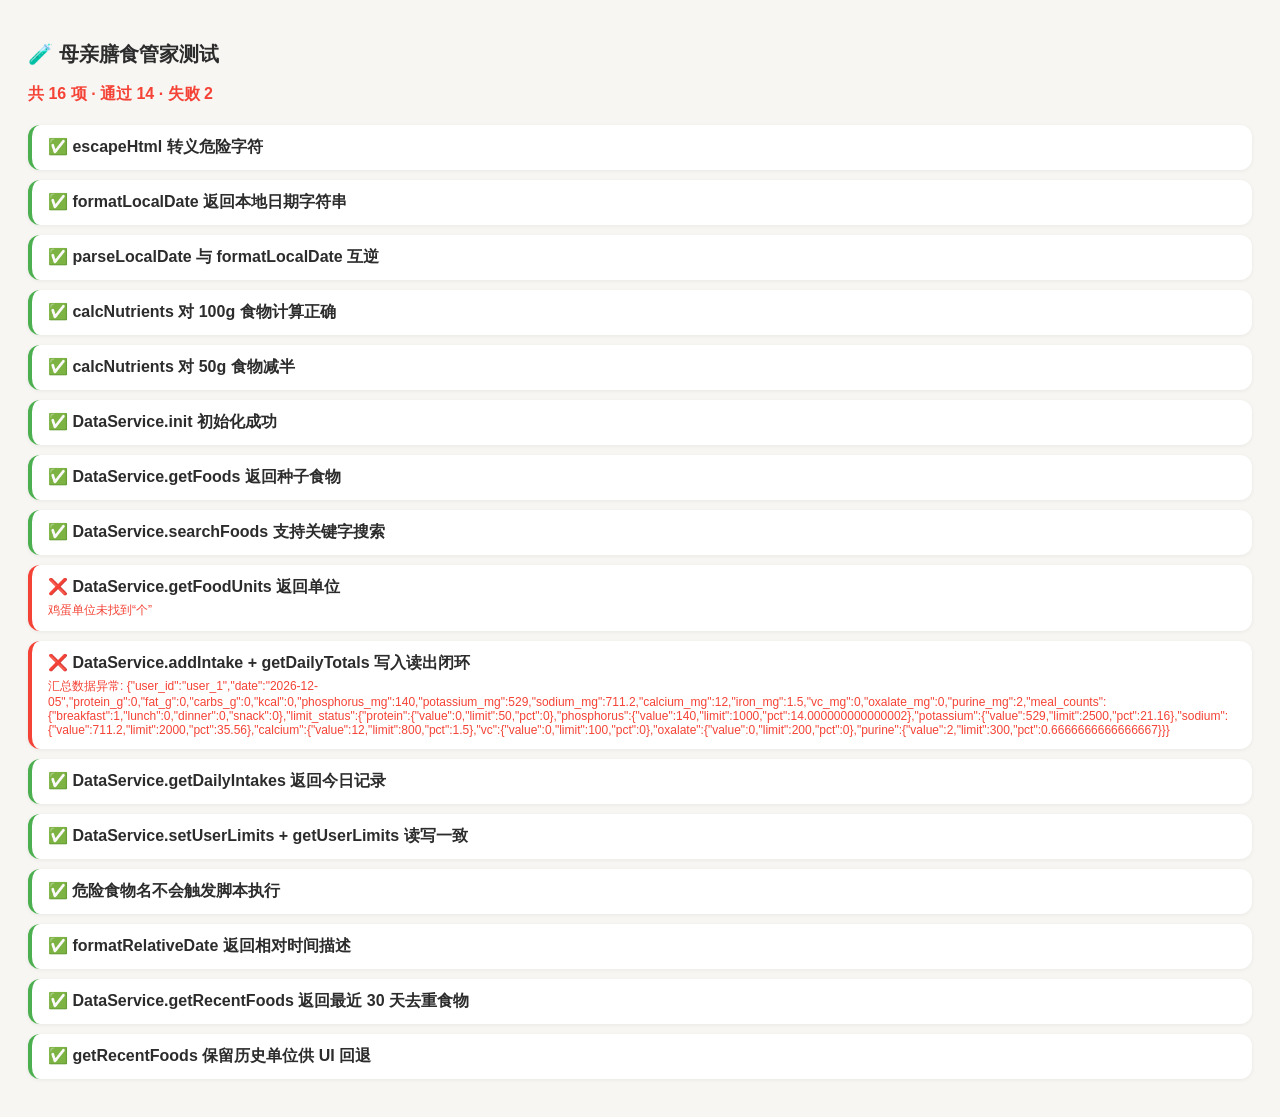
<file: tests/test.html>
<!DOCTYPE html>
<html lang="zh-CN">
<head>
<meta charset="UTF-8">
<meta name="viewport" content="width=device-width, initial-scale=1.0">
<title>母亲膳食管家 - 自动化测试</title>
<style>
  :root { --bg: #f8f6f3; --card: #fff; --text: #2c2c2c; --safe: #4caf50; --danger: #f44336; --primary: #c4956a; }
  body { font-family: -apple-system, BlinkMacSystemFont, 'Segoe UI', sans-serif; background: var(--bg); color: var(--text); padding: 20px; }
  h1 { font-size: 20px; margin-bottom: 16px; }
  #summary { margin-bottom: 20px; font-weight: 600; }
  .test { background: var(--card); border-radius: 12px; padding: 12px 16px; margin-bottom: 10px; box-shadow: 0 1px 4px rgba(0,0,0,0.06); }
  .test.pass { border-left: 4px solid var(--safe); }
  .test.fail { border-left: 4px solid var(--danger); }
  .name { font-weight: 600; }
  .msg { font-size: 13px; color: #666; margin-top: 4px; }
  .error { color: var(--danger); font-size: 12px; margin-top: 4px; white-space: pre-wrap; }
</style>
</head>
<body>
  <h1>🧪 母亲膳食管家测试</h1>
  <div id="summary">运行中...</div>
  <div id="results"></div>

  <script src="../src/db.js"></script>
  <script src="../src/foods_data.js"></script>
  <script src="../src/common.js"></script>
  <script src="../src/data-service.js"></script>
  <script>
  const { escapeHtml, formatLocalDate, calcNutrients, parseLocalDate } = window.App || {};
  const DataService = window.DataService;

  const results = [];

  function assertEqual(actual, expected, message) {
    if (JSON.stringify(actual) !== JSON.stringify(expected)) {
      throw new Error(`${message}\n实际: ${JSON.stringify(actual)}\n期望: ${JSON.stringify(expected)}`);
    }
  }

  async function test(name, fn) {
    try {
      await fn();
      results.push({ name, pass: true });
    } catch (err) {
      results.push({ name, pass: false, error: err.message || String(err) });
    }
  }

  function render() {
    const passed = results.filter(r => r.pass).length;
    const failed = results.filter(r => !r.pass).length;
    document.getElementById('summary').textContent = `共 ${results.length} 项 · 通过 ${passed} · 失败 ${failed}`;
    document.getElementById('summary').style.color = failed > 0 ? 'var(--danger)' : 'var(--safe)';

    document.getElementById('results').innerHTML = results.map(r => `
      <div class="test ${r.pass ? 'pass' : 'fail'}">
        <div class="name">${r.pass ? '✅' : '❌'} ${escapeHtml(r.name)}</div>
        ${r.error ? `<div class="error">${escapeHtml(r.error)}</div>` : ''}
      </div>
    `).join('');
  }

  async function runTests() {
    // 1. HTML 转义
    await test('escapeHtml 转义危险字符', () => {
      const raw = '<script>alert("x")</scr' + 'ipt>';
      const out = escapeHtml(raw);
      assertEqual(out.includes('<'), false, '不应包含未转义的 <');
      assertEqual(out.includes('>'), false, '不应包含未转义的 >');
      assertEqual(out.includes('"'), false, '不应包含未转义的 "');
      assertEqual(out, '&lt;script&gt;alert(&quot;x&quot;)&lt;/scr' + 'ipt&gt;', '转义结果应一致');
    });

    // 2. 本地日期
    await test('formatLocalDate 返回本地日期字符串', () => {
      const d = new Date(2026, 5, 28, 23, 30, 0); // 本地 6月28日 23:30
      assertEqual(formatLocalDate(d), '2026-06-28', '不应因 UTC 跨天而变成 06-27');
    });

    await test('parseLocalDate 与 formatLocalDate 互逆', () => {
      const d = parseLocalDate('2026-06-28');
      assertEqual(formatLocalDate(d), '2026-06-28', '解析后再格式化应一致');
    });

    // 3. 营养计算
    await test('calcNutrients 对 100g 食物计算正确', () => {
      const food = { protein_g: 13.3, potassium_mg: 154, phosphorus_mg: 130, calcium_mg: 56, oxalate_mg: 0, purine_mg: 2, kcal: 144 };
      const n = calcNutrients(food, 100);
      assertEqual(Math.round(n.protein * 10) / 10, 13.3, '蛋白质');
      assertEqual(Math.round(n.potassium), 154, '钾');
      assertEqual(Math.round(n.purine), 2, '嘌呤');
    });

    await test('calcNutrients 对 50g 食物减半', () => {
      const food = { protein_g: 13.3, potassium_mg: 154, phosphorus_mg: 130, calcium_mg: 56, oxalate_mg: 0, purine_mg: 2, kcal: 144 };
      const n = calcNutrients(food, 50);
      assertEqual(Math.round(n.protein * 10) / 10, 6.7, '50g 蛋白质应为 6.7g');
      assertEqual(Math.round(n.kcal), 72, '50g 热量应为 72');
    });

    // 4. 数据服务初始化
    await test('DataService.init 初始化成功', async () => {
      await DataService.init();
    });

    // 5. 食物查询
    await test('DataService.getFoods 返回种子食物', async () => {
      const foods = await DataService.getFoods();
      if (!Array.isArray(foods) || foods.length === 0) {
        throw new Error('食物列表为空');
      }
      if (!foods.some(f => f.id === 'egg')) {
        throw new Error('未找到鸡蛋');
      }
    });

    await test('DataService.searchFoods 支持关键字搜索', async () => {
      const foods = await DataService.searchFoods('豆腐');
      if (!foods.some(f => f.name.includes('豆腐'))) {
        throw new Error('搜索豆腐失败');
      }
    });

    await test('DataService.getFoodUnits 返回单位', async () => {
      const units = await DataService.getFoodUnits('egg');
      if (!units.some(u => u.name === '个')) {
        throw new Error('鸡蛋单位未找到“个”');
      }
    });

    // 6. 摄入记录写入/读出闭环
    await test('DataService.addIntake + getDailyTotals 写入读出闭环', async () => {
      const today = formatLocalDate(new Date());
      const id = await DataService.addIntake({
        date: today,
        meal: 'breakfast',
        foodId: 'egg',
        quantity: 2,
        unit: '个',
        weight: 100
      });
      if (!id) throw new Error('addIntake 未返回 id');

      const totals = await DataService.getDailyTotals(today);
      if (!totals || totals.protein_g < 10) {
        throw new Error(`汇总数据异常: ${JSON.stringify(totals)}`);
      }
    });

    await test('DataService.getDailyIntakes 返回今日记录', async () => {
      const today = formatLocalDate(new Date());
      const intakes = await DataService.getDailyIntakes(today);
      if (!Array.isArray(intakes) || intakes.length === 0) {
        throw new Error('今日记录为空');
      }
      if (!intakes.some(i => i.food_id === 'egg')) {
        throw new Error('未找到鸡蛋摄入记录');
      }
    });

    // 7. 用户限值
    await test('DataService.setUserLimits + getUserLimits 读写一致', async () => {
      await DataService.setUserLimits('test_user', { protein: 60, potassium: 2000, phosphorus: 900, calcium: 800, oxalate: 150, purine: 250 });
      const limits = await DataService.getUserLimits('test_user');
      assertEqual(limits.protein, 60, '蛋白质限值');
      assertEqual(limits.potassium, 2000, '钾限值');
      assertEqual(limits.oxalate, 150, '草酸限值');
    });

    // 8. XSS 食物名在记录中以纯文本显示
    await test('危险食物名不会触发脚本执行', async () => {
      let executed = false;
      window.xssMarker = () => { executed = true; };

      const today = formatLocalDate(new Date());
      await DataService.addIntake({
        date: today,
        meal: 'snack',
        foodId: 'spinach',
        quantity: 1,
        unit: '把',
        weight: 100
      });

      // 食物种子数据不含危险名称，但迁移场景会；这里仅验证 escapeHtml 行为已覆盖
      const html = escapeHtml('<img src=x onerror="xssMarker()">');
      assertEqual(html.includes('<img'), false, '转义后不应存在 img 标签');
      assertEqual(executed, false, '不应执行 xssMarker');
      delete window.xssMarker;
    });

    // 9. 相对时间格式化
    await test('formatRelativeDate 返回相对时间描述', () => {
      const today = formatLocalDate(new Date());
      const yesterday = formatLocalDate(new Date(Date.now() - 86400000));
      const threeDaysAgo = formatLocalDate(new Date(Date.now() - 3 * 86400000));

      assertEqual(window.App.formatRelativeDate(`${today}T10:00:00.000Z`), '今天', '今天');
      assertEqual(window.App.formatRelativeDate(`${yesterday}T10:00:00.000Z`), '昨天', '昨天');
      assertEqual(window.App.formatRelativeDate(`${threeDaysAgo}T10:00:00.000Z`), '3天前', '3天前');
    });

    // 10. 我的日常
    await test('DataService.getRecentFoods 返回最近 30 天去重食物', async () => {
      const today = formatLocalDate(new Date());
      const yesterday = formatLocalDate(new Date(Date.now() - 86400000));
      const oldDate = formatLocalDate(new Date(Date.now() - 31 * 86400000));

      const db = await window.getDB();
      const all = await db.getIntakesByDateRange('user_1', '2000-01-01', '2099-12-31');
      for (const r of all) await db.deleteIntake(r.id);

      await DataService.addIntake({ date: oldDate, meal: 'breakfast', foodId: 'milk', quantity: 1, unit: '杯', weight: 250 });
      await DataService.addIntake({ date: yesterday, meal: 'breakfast', foodId: 'spinach', quantity: 1, unit: '把', weight: 100 });
      await DataService.addIntake({ date: today, meal: 'breakfast', foodId: 'egg', quantity: 1, unit: '个', weight: 50 });
      await DataService.addIntake({ date: today, meal: 'lunch', foodId: 'egg', quantity: 2, unit: '个', weight: 100 });

      const recent = await DataService.getRecentFoods({ days: 30 });
      if (!Array.isArray(recent)) throw new Error('返回值不是数组');
      if (recent.length !== 2) throw new Error(`期望2条，实际${recent.length}条`);

      const egg = recent.find(r => r.food.id === 'egg');
      if (!egg) throw new Error('未找到鸡蛋');
      if (egg.lastQuantity !== 2) throw new Error(`鸡蛋数量应为2，实际${egg.lastQuantity}`);
      if (egg.lastUnit !== '个') throw new Error(`鸡蛋单位应为个，实际${egg.lastUnit}`);

      if (recent[0].food.id !== 'egg') throw new Error('第一条应为最近使用的鸡蛋');
      if (recent.some(r => r.food.id === 'milk')) throw new Error('30天外的牛奶不应出现');
    });

    await test('getRecentFoods 保留历史单位供 UI 回退', async () => {
      const today = formatLocalDate(new Date());
      const db = await window.getDB();
      // 直接写入一条单位不在食物单位表中的记录
      await db.addIntake({
        user_id: 'user_1',
        date: today,
        food_id: 'egg',
        food_name: '鸡蛋',
        category: 'meat',
        quantity: 2,
        unit: '盒',
        unit_weight_g: 300,
        actual_grams: 600,
        meal: 'breakfast',
        nutrients: window.App.calcNutrients(await DataService.getFoodById('egg'), 600),
        created_at: new Date().toISOString()
      });

      const recent = await DataService.getRecentFoods({ days: 30 });
      const egg = recent.find(r => r.food.id === 'egg');
      if (!egg) throw new Error('未找到鸡蛋');
      if (egg.lastUnit !== '盒') throw new Error(`应保留历史单位盒，实际${egg.lastUnit}`);

      const units = await DataService.getFoodUnits('egg');
      if (units.some(u => u.name === '盒')) throw new Error('鸡蛋单位表中不应包含盒');
    });

    render();
  }

  document.addEventListener('DOMContentLoaded', runTests);
  </script>
</body>
</html>
</file>
<file: src/common.css>
/**
 * 母亲膳食管家 - 公共样式
 * 所有页面共享的基础变量、布局、Tab Bar、Header、分类条、空状态
 */

/* ===== 基础变量 ===== */
:root {
  --bg: #f8f6f3;
  --card: #ffffff;
  --text: #2c2c2c;
  --text-light: #999999;
  --border: #ece8e3;
  --safe: #4caf50;
  --warning: #ff9800;
  --danger: #f44336;
 --primary: #c4956a;
 --primary-light: #f0e6db;
 --primary-dark: #a67c52;
 --shadow: 0 2px 8px rgba(0,0,0,0.06);

  --n-protein: #4caf50;
  --n-oxalate: #f44336;
  --n-potassium: #ff9800;
  --n-phosphorus: #2196f3;
  --n-purine: #795548;
  --n-calcium: #9c27b0;
}

* { margin: 0; padding: 0; box-sizing: border-box; -webkit-tap-highlight-color: transparent; }

html {
  -webkit-text-size-adjust: 100%;
}

body {
  font-family: -apple-system, BlinkMacSystemFont, 'Segoe UI', Roboto, 'PingFang SC', 'Microsoft YaHei', sans-serif;
  background: var(--bg);
  color: var(--text);
  line-height: 1.5;
  padding-bottom: 80px;
  -webkit-font-smoothing: antialiased;
}

/* ===== 通用文字颜色 ===== */
.safe { color: var(--safe); }
.warning { color: var(--warning); }
.danger { color: var(--danger); }

/* ===== 头部 ===== */
.header {
  background: var(--card);
  padding: 12px 16px;
  border-bottom: 1px solid var(--border);
  position: sticky;
  top: 0;
  z-index: 10;
}

.header h1,
.header-title {
  font-size: 18px;
  font-weight: 700;
}

.header-sub {
  font-size: 12px;
  color: var(--text-light);
  margin-top: 2px;
}

/* 安全区域适配 */
@supports (padding-top: env(safe-area-inset-top)) {
  .header {
    padding-top: calc(12px + env(safe-area-inset-top));
  }
}

/* ===== 分类横向滚动 - 手机端不折行 ===== */
.category-scroll {
  display: flex;
  gap: 10px;
  padding: 12px 16px;
  overflow-x: auto;
  background: var(--card);
  border-bottom: 1px solid var(--border);
  -webkit-overflow-scrolling: touch;
  scrollbar-width: none;
}

.category-scroll::-webkit-scrollbar { display: none; }

.category-pill {
  flex-shrink: 0;
  display: flex;
  align-items: center;
  gap: 6px;
  padding: 8px 14px;
  border-radius: 20px;
  background: var(--bg);
  border: 1px solid var(--border);
  font-size: 13px;
  cursor: pointer;
  white-space: nowrap;
  transition: all 0.2s;
}

.category-pill .emoji { font-size: 16px; }

.category-pill.active {
  background: var(--primary);
  color: white;
  border-color: var(--primary);
}

/* ===== 底部导航 ===== */
.tab-bar {
  position: fixed;
  bottom: 0;
  left: 0;
  right: 0;
  background: var(--card);
  border-top: 1px solid var(--border);
  display: flex;
  justify-content: space-around;
  padding: 6px 0 12px;
  z-index: 100;
  padding-bottom: calc(12px + env(safe-area-inset-bottom));
}

.tab-item {
  text-align: center;
  padding: 4px 12px;
  font-size: 10px;
  color: var(--text-light);
  cursor: pointer;
  position: relative;
  border: none;
  background: none;
  font-family: inherit;
}

.tab-item .icon {
  font-size: 24px;
  display: block;
  margin-bottom: 2px;
}

.tab-item.active {
  color: var(--primary);
}

.tab-item.active::after {
  content: '';
  position: absolute;
  top: -6px;
  left: 50%;
  transform: translateX(-50%);
  width: 20px;
  height: 3px;
  background: var(--primary);
  border-radius: 2px;
}

/* ===== 空状态 ===== */
.empty-state {
  text-align: center;
  padding: 40px 20px;
  color: var(--text-light);
}

.empty-state .icon { font-size: 48px; margin-bottom: 12px; }
.empty-state p { font-size: 14px; }

/* ===== 响应式适配 ===== */
@media (min-width: 768px) {
  body {
    max-width: 414px;
    margin: 0 auto;
    border-left: 1px solid var(--border);
    border-right: 1px solid var(--border);
  }
  .tab-bar {
    max-width: 414px;
    left: 50%;
    transform: translateX(-50%);
  }
  .header { max-width: 414px; margin: 0 auto; }
}

/* ===== 通用按钮（可选） ===== */
.btn {
  border: none;
  border-radius: 14px;
  padding: 14px;
  font-size: 16px;
  font-weight: 600;
  cursor: pointer;
  font-family: inherit;
  transition: all 0.2s;
}

.btn-primary {
  background: var(--primary);
  color: white;
}

.btn-primary:active { transform: scale(0.98); background: var(--primary-dark); }

.btn-secondary {
  background: var(--bg);
  color: var(--text);
}
</file>
